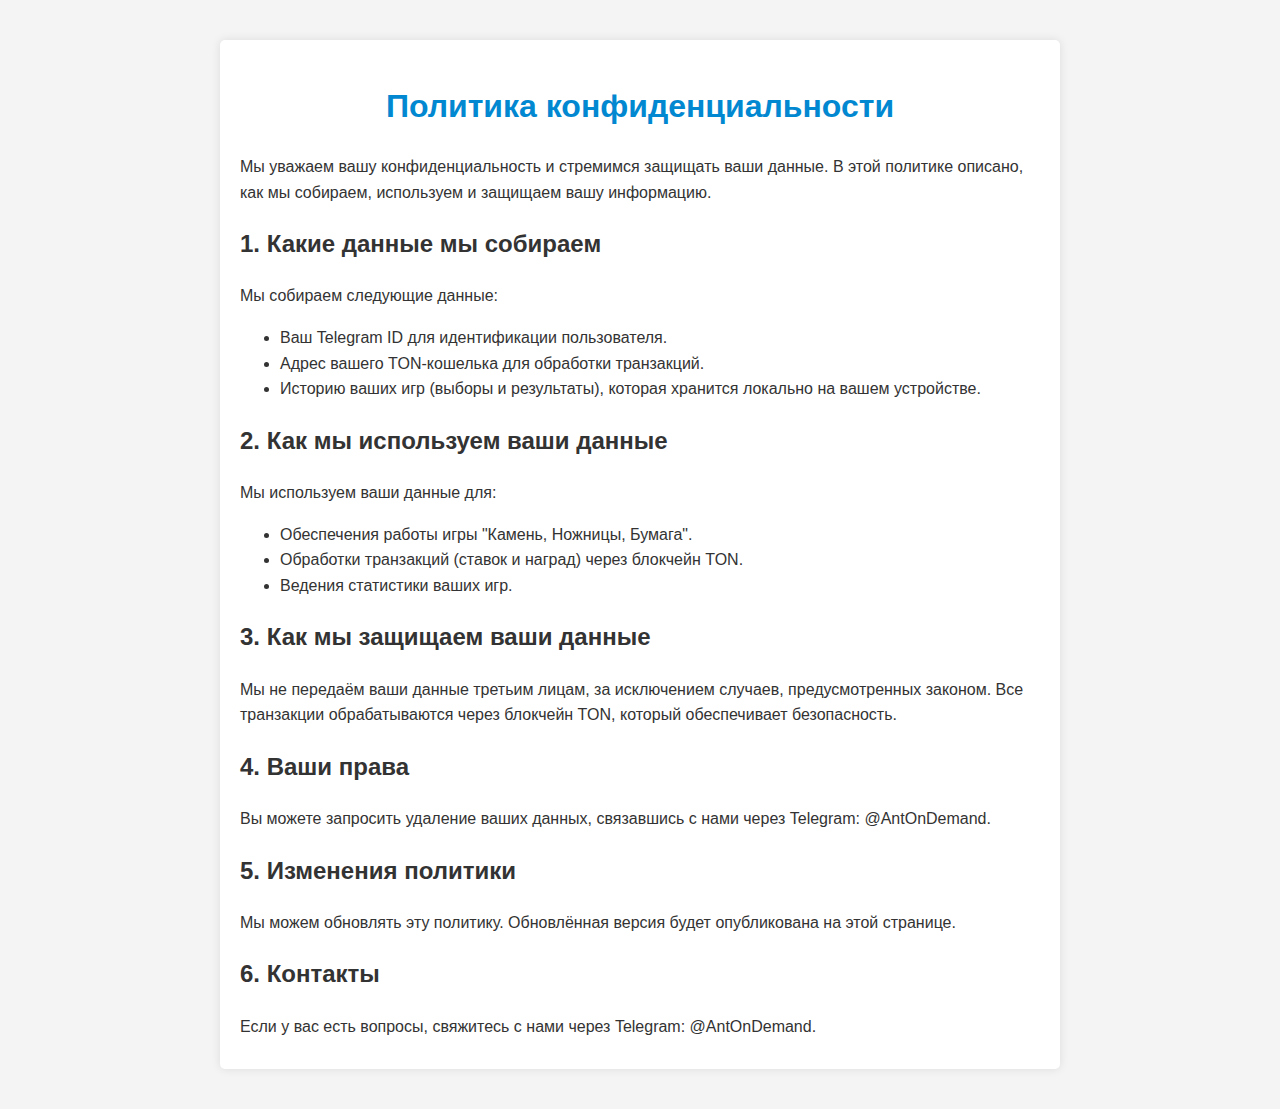
<file: privacy.html>
<!DOCTYPE html>
<html lang="ru">
<head>
    <meta charset="UTF-8">
    <meta name="viewport" content="width=device-width, initial-scale=1.0">
    <title>Политика конфиденциальности</title>
    <style>
        body {
            font-family: Arial, sans-serif;
            margin: 40px;
            line-height: 1.6;
            background-color: #f4f4f4;
            color: #333;
        }
        h1 {
            text-align: center;
            color: #0288d1;
        }
        .container {
            max-width: 800px;
            margin: 0 auto;
            background: #fff;
            padding: 20px;
            border-radius: 5px;
            box-shadow: 0 0 10px rgba(0, 0, 0, 0.1);
        }
        p {
            margin: 10px 0;
        }
    </style>
</head>
<body>
    <div class="container">
        <h1>Политика конфиденциальности</h1>
        <p>Мы уважаем вашу конфиденциальность и стремимся защищать ваши данные. В этой политике описано, как мы собираем, используем и защищаем вашу информацию.</p>
        <h2>1. Какие данные мы собираем</h2>
        <p>Мы собираем следующие данные:</p>
        <ul>
            <li>Ваш Telegram ID для идентификации пользователя.</li>
            <li>Адрес вашего TON-кошелька для обработки транзакций.</li>
            <li>Историю ваших игр (выборы и результаты), которая хранится локально на вашем устройстве.</li>
        </ul>
        <h2>2. Как мы используем ваши данные</h2>
        <p>Мы используем ваши данные для:</p>
        <ul>
            <li>Обеспечения работы игры "Камень, Ножницы, Бумага".</li>
            <li>Обработки транзакций (ставок и наград) через блокчейн TON.</li>
            <li>Ведения статистики ваших игр.</li>
        </ul>
        <h2>3. Как мы защищаем ваши данные</h2>
        <p>Мы не передаём ваши данные третьим лицам, за исключением случаев, предусмотренных законом. Все транзакции обрабатываются через блокчейн TON, который обеспечивает безопасность.</p>
        <h2>4. Ваши права</h2>
        <p>Вы можете запросить удаление ваших данных, связавшись с нами через Telegram: @AntOnDemand.</p>
        <h2>5. Изменения политики</h2>
        <p>Мы можем обновлять эту политику. Обновлённая версия будет опубликована на этой странице.</p>
        <h2>6. Контакты</h2>
        <p>Если у вас есть вопросы, свяжитесь с нами через Telegram: @AntOnDemand.</p>
    </div>
</body>
</html>
</file>
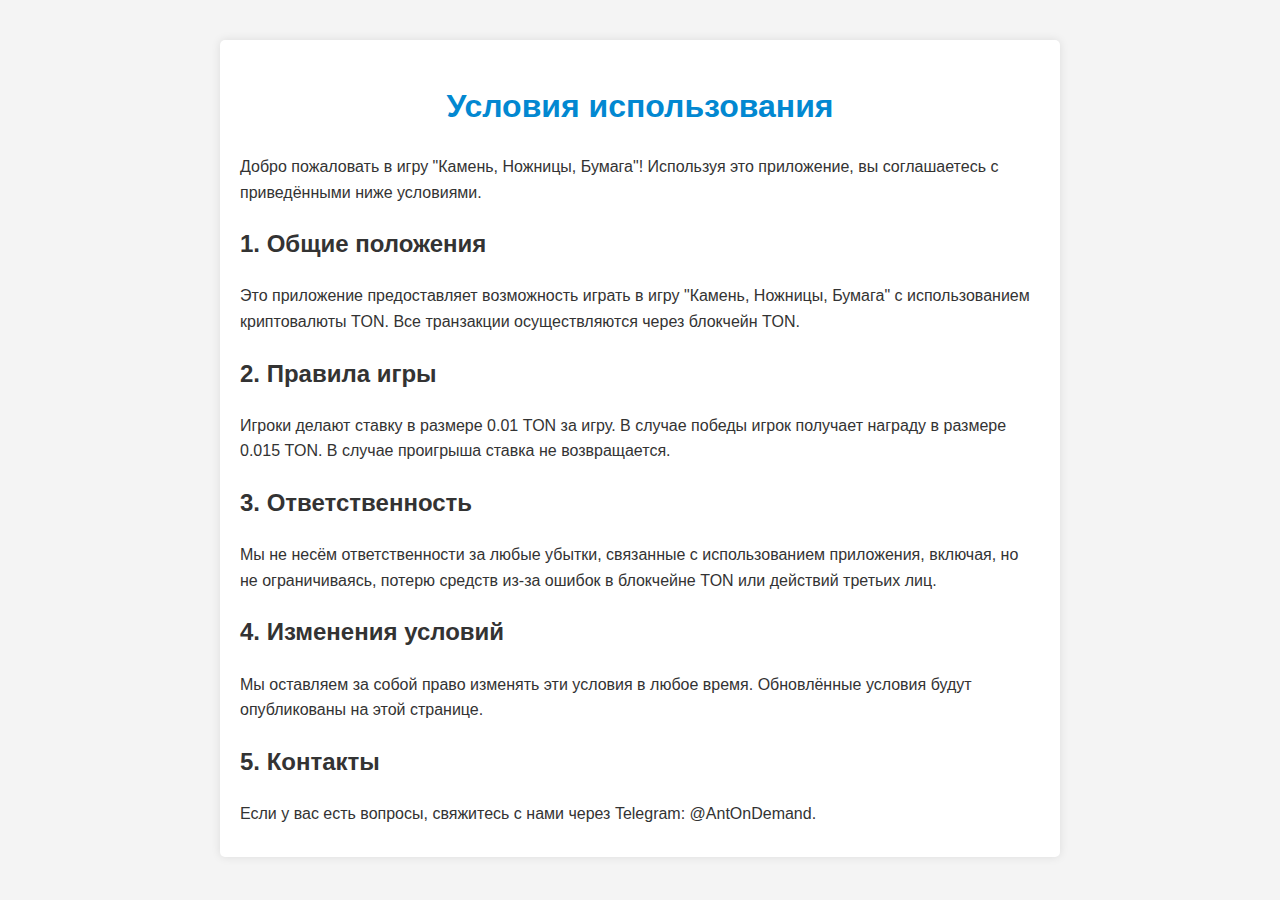
<file: terms.html>
<!DOCTYPE html>
<html lang="ru">
<head>
    <meta charset="UTF-8">
    <meta name="viewport" content="width=device-width, initial-scale=1.0">
    <title>Условия использования</title>
    <style>
        body {
            font-family: Arial, sans-serif;
            margin: 40px;
            line-height: 1.6;
            background-color: #f4f4f4;
            color: #333;
        }
        h1 {
            text-align: center;
            color: #0288d1;
        }
        .container {
            max-width: 800px;
            margin: 0 auto;
            background: #fff;
            padding: 20px;
            border-radius: 5px;
            box-shadow: 0 0 10px rgba(0, 0, 0, 0.1);
        }
        p {
            margin: 10px 0;
        }
    </style>
</head>
<body>
    <div class="container">
        <h1>Условия использования</h1>
        <p>Добро пожаловать в игру "Камень, Ножницы, Бумага"! Используя это приложение, вы соглашаетесь с приведёнными ниже условиями.</p>
        <h2>1. Общие положения</h2>
        <p>Это приложение предоставляет возможность играть в игру "Камень, Ножницы, Бумага" с использованием криптовалюты TON. Все транзакции осуществляются через блокчейн TON.</p>
        <h2>2. Правила игры</h2>
        <p>Игроки делают ставку в размере 0.01 TON за игру. В случае победы игрок получает награду в размере 0.015 TON. В случае проигрыша ставка не возвращается.</p>
        <h2>3. Ответственность</h2>
        <p>Мы не несём ответственности за любые убытки, связанные с использованием приложения, включая, но не ограничиваясь, потерю средств из-за ошибок в блокчейне TON или действий третьих лиц.</p>
        <h2>4. Изменения условий</h2>
        <p>Мы оставляем за собой право изменять эти условия в любое время. Обновлённые условия будут опубликованы на этой странице.</p>
        <h2>5. Контакты</h2>
        <p>Если у вас есть вопросы, свяжитесь с нами через Telegram: @AntOnDemand.</p>
    </div>
</body>
</html>
</file>
